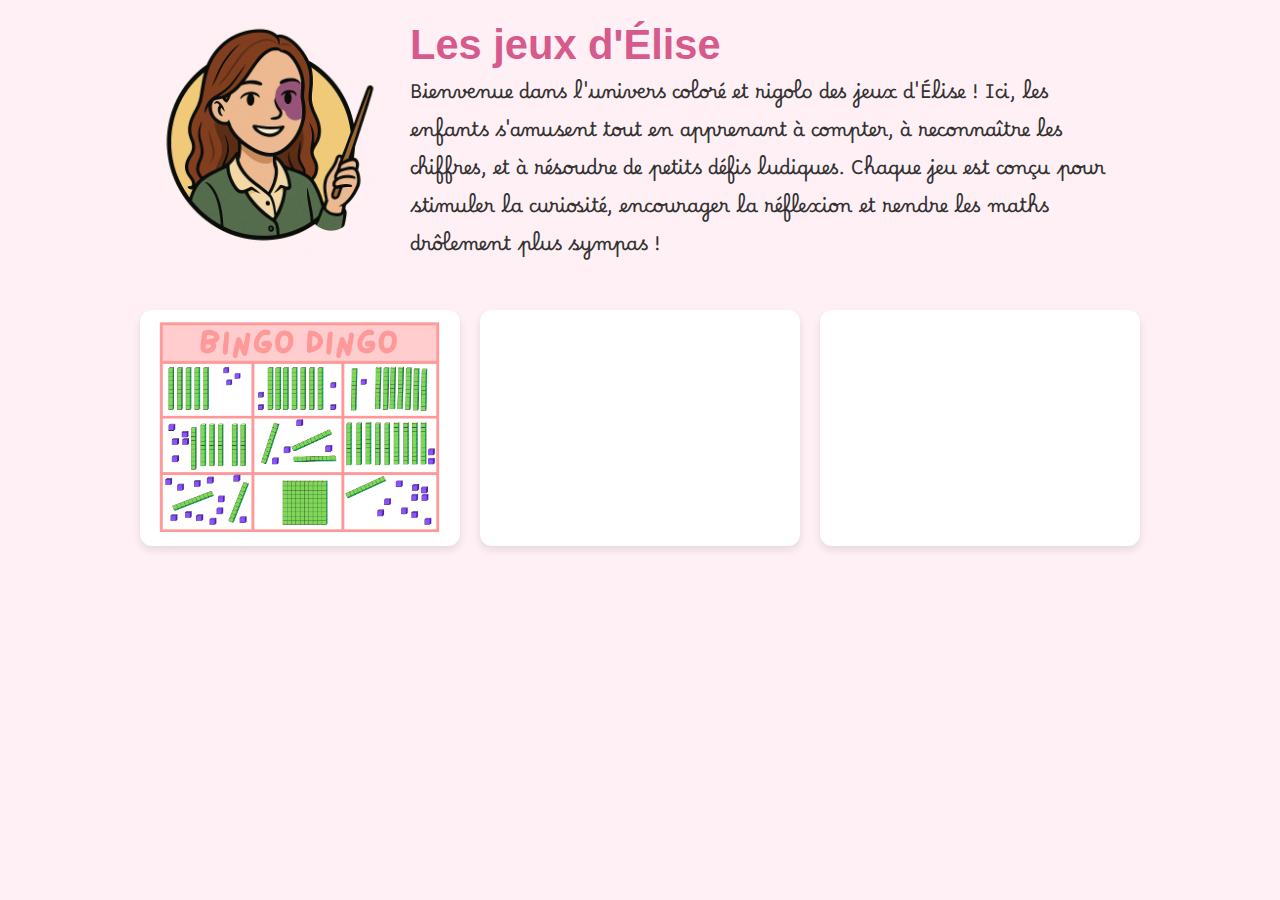
<file: index.html>
<!DOCTYPE html>
<html lang="fr">
<head>
  <meta charset="UTF-8">
  <meta name="viewport" content="width=device-width, initial-scale=1.0">
  <title>Les jeux d'Élise</title>
  <link rel="icon" type="image/png" href="favicon.png">
  <style>
    @font-face{font-family:'Borel';src:url('font/Borel-Regular.otf') format('opentype');}
    body{font-family:Arial,sans-serif;background:#fff0f5;margin:0;padding:0;}

    header{display:flex;align-items:center;gap:20px;padding:20px;max-width:1000px;margin:auto;text-align:left;}
    /* Logo animé de façon rigolote */
    .logo{
      max-width:250px;
      flex-shrink:0;
      /* animations de base : flottement + wobble */
      animation:logoFloat 3s ease-in-out infinite,
                 logoWobble 6s ease-in-out infinite;
      transform-origin:center bottom;
      cursor:pointer;
    }
    /* survol : petit saut vers le haut et rotation rapide */
    .logo:hover {
      animation:logoHover 0.4s ease-in-out forwards;
    }
    @keyframes logoHover {
      0% { transform: translateY(0) rotate(0deg) scale(1); }
      30% { transform: translateY(-5px) rotate(5deg) scale(1.1); }
      60% { transform: translateY(-8px) rotate(-3deg) scale(1.05); }
      100% { transform: translateY(0) rotate(0deg) scale(1); }
    }
    @keyframes logoFloat {
      0%,100% { transform: translateY(0) rotate(0deg); }
      25%      { transform: translateY(-6px) rotate(2deg); }
      50%      { transform: translateY(0) rotate(0deg); }
      75%      { transform: translateY(4px) rotate(-2deg); }
    }
    @keyframes logoWobble {
      0%,20%,100%  { transform: translateY(0) rotate(0deg); }
      10%,30%      { transform: translateY(-2px) rotate(3deg); }
      40%          { transform: translateY(2px) rotate(-3deg); }
      60%,80%      { transform: translateY(1px) rotate(1deg); }
    }

    /* titre sautillant */
    h1{
      margin:0;
      font-size:2.6em;
      color:#d65a8c;
      font-family:'Comic Sans MS',cursive,sans-serif;
      white-space:pre;
    }
    h1 span{display:inline-block;animation:jump 2s ease-in-out infinite;}
    @keyframes jump{0%,100%{transform:translateY(0);}30%{transform:translateY(-8px);}60%{transform:translateY(4px);}}

    p{font-family:'Borel',cursive;color:#333;font-size:1.2em;margin:10px 0 0 0;max-width:700px;}

        /* ------------- RESPONSIVE : < 780 px --------------- */
        @media (max-width: 780px) {
      header {
        flex-direction: column;   /* logo au‑dessus */
        align-items: center;
        text-align: center;
        gap: 10px;
      }
      .logo {
        max-width: 180px;        /* logo un peu plus petit */
      }
      .header-text {
        align-items: center;     /* centre le titre + paragraphe */
      }
      p {
        max-width: 90%;          /* paragraphe plus étroit */
      }
    }

    .games{display:grid;grid-template-columns:repeat(auto-fit,minmax(250px,1fr));gap:20px;padding:20px;max-width:1000px;margin:auto;}
    .game{position:relative;background:#fff;border-radius:12px;padding:10px;box-shadow:0 4px 8px rgba(0,0,0,.1);transition:transform .2s;}
    .game:hover{transform:scale(1.05);} .game img{width:100%;border-radius:10px;cursor:pointer;}
    .tooltip{display:none;position:absolute;bottom:110%;left:50%;transform:translateX(-50%);background:#fff;color:#333;font-size:.9em;border:1px solid #ccc;padding:10px;border-radius:8px;width:220px;box-shadow:0 2px 6px rgba(0,0,0,.2);z-index:10;}
    .game:hover .tooltip{display:block;}
  </style>
</head>
<body>
  <header>
    <img src="logo.png" alt="Logo Élise" class="logo">
    <div class="header-text">
      <h1 id="title">Les jeux d'Élise</h1>
      <p>Bienvenue dans l'univers coloré et rigolo des jeux d'Élise ! Ici, les enfants s'amusent tout en apprenant à compter, à reconnaître les chiffres, et à résoudre de petits défis ludiques. Chaque jeu est conçu pour stimuler la curiosité, encourager la réflexion et rendre les maths drôlement plus sympas !</p>
    </div>
  </header>

  <main class="games">
    <div class="game"><div class="tooltip">Jeu de Bingo pour travailler la numération de 1 à 100, avec des petits pièges pour que ce soit plus palpitant !</div><a href="bingo.html"><img src="bingo.png" alt="Bingo Dingo"></a></div>
    <div class="game"></div><div class="game"></div>
  </main>

  <script>
    const title = document.getElementById('title');
    const chars = [...title.textContent];
    title.innerHTML = chars.map((ch,i)=>
      `<span style="animation-delay:${(i*0.12).toFixed(2)}s">${ch===' ' ? '&nbsp;' : ch}</span>`
    ).join('');
  </script>
</body>
</html>
</file>
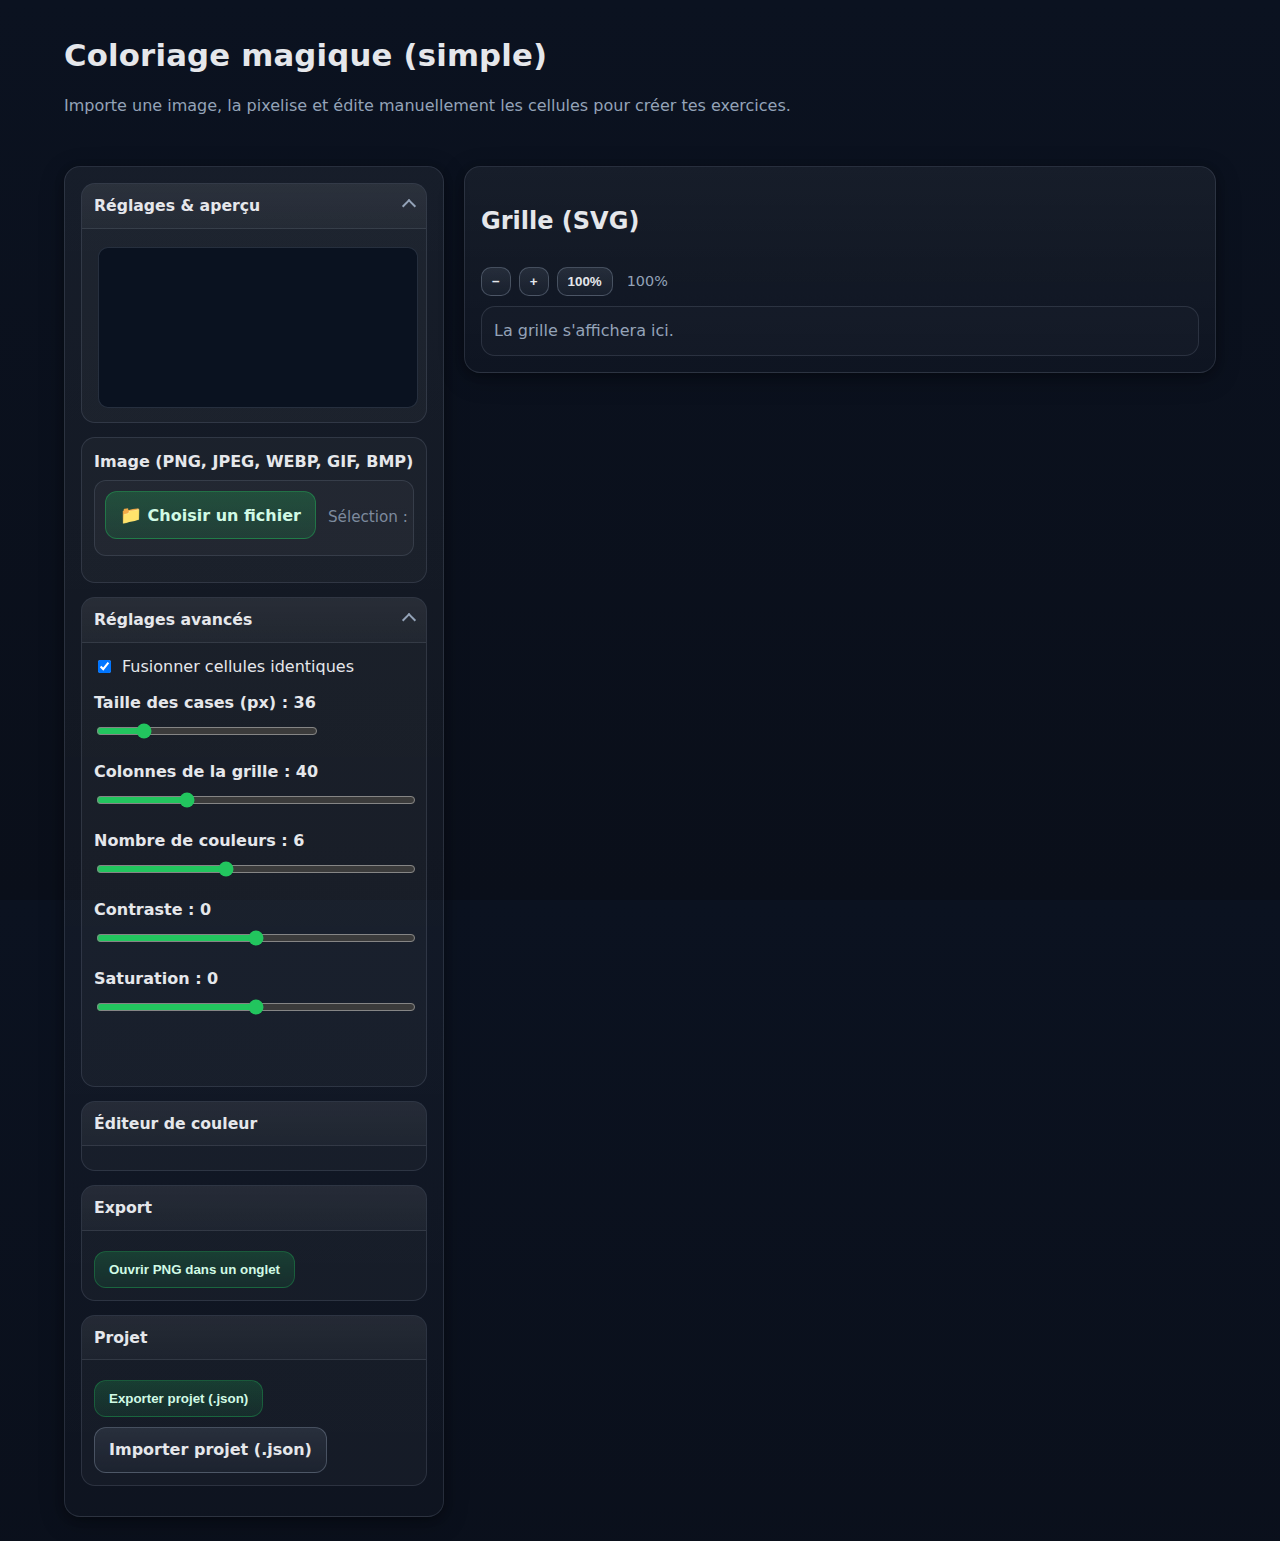
<file: colorMath2/index.html>
<!DOCTYPE html>
<html lang="fr">
<head>
  <meta charset="UTF-8" />
  <meta name="viewport" content="width=device-width, initial-scale=1" />
  <meta name="description" content="Génère une grille de coloriage magique à partir d'une image et permet d'éditer manuellement les cellules par couleur." />
  <title>Coloriage magique – Simple</title>
  <link rel="stylesheet" href="./style.css" />
</head>
<body>
  <noscript>
    <div style="padding:12px;background:#fee2e2;color:#7f1d1d;font-family:system-ui,Segoe UI,Roboto,Arial,sans-serif">
      Cette application nécessite JavaScript pour fonctionner.
    </div>
  </noscript>

  <header class="container" role="banner">
    <h1>Coloriage magique (simple)</h1>
    <p class="muted">Importe une image, la pixelise et édite manuellement les cellules pour créer tes exercices.</p>
  </header>

  <main class="container grid" role="main">
    <!-- ================= Colonne gauche : contrôles ================= -->
    <section class="card" aria-labelledby="controls-title">
      <h2 id="controls-title" class="visually-hidden">Contrôles</h2>

      <!-- Bloc A — Réglages & aperçu (repliable) -->
      <details class="panel" id="panel-top" open>
        <summary class="panel-head">
          <div class="panel-title">Réglages & aperçu</div>
        </summary>
        <div class="panel-body">
          <div class="preview preview-wide" aria-live="polite">
            <canvas id="pixelPreview" aria-label="Aperçu pixellisé"></canvas>
          </div>
        </div>
      </details>

      <!-- Bloc B — Import d'image (toujours visible) -->
      <section class="panel" id="panel-import">
        <div class="panel-body">
          <div class="field">
            <label for="fileInput">Image (PNG, JPEG, WEBP, GIF, BMP)</label>
            <div class="uploader">
              <label class="uploader-btn">
                <input id="fileInput" name="fileInput" type="file" accept="image/*" />
                <span class="uploader-icon" aria-hidden="true">📁</span>
                <span>Choisir un fichier</span>
              </label>
              <div class="uploader-meta">
                <span class="uploader-label muted">Sélection&nbsp;:</span>
                <span id="fileInfo" class="uploader-name">Aucun fichier</span>
              </div>
            </div>
          </div>
        </div>
      </section>

      <!-- Bloc C — Réglages (repliables) -->
      <details class="panel" id="panel-settings" open>
        <summary class="panel-head">
          <div class="panel-title">Réglages avancés</div>
        </summary>
        <div class="panel-body">
          <div class="row">
            <label class="checkbox" for="mergeSameColor">
              <input id="mergeSameColor" type="checkbox" checked />
              Fusionner cellules identiques
            </label>
            <div class="field">
              <label for="cellPx">Taille des cases (px) : <span id="cellPxVal">36</span></label>
              <input id="cellPx" type="range" min="16" max="120" value="36" />
            </div>
          </div>

          <div class="field">
            <label for="cols">Colonnes de la grille : <span id="colsVal">40</span></label>
            <input id="cols" type="range" min="10" max="120" value="40" />
          </div>

          <div class="field">
            <label for="numColors">Nombre de couleurs : <span id="numColorsVal">6</span></label>
            <input id="numColors" type="range" min="2" max="12" value="6" />
          </div>

          <div class="field">
            <label for="contrast">Contraste : <span id="contrastVal">0</span></label>
            <input id="contrast" type="range" min="-100" max="100" value="0" />
          </div>

          <div class="field">
            <label for="saturation">Saturation : <span id="saturationVal">0</span></label>
            <input id="saturation" type="range" min="-100" max="100" value="0" />
          </div>

          <p id="status" class="status" aria-live="polite"></p>
        </div>
      </details>

      <!-- Bloc D — Éditeur de couleur -->
      <section class="panel" id="panel-editor">
        <div class="panel-head">
          <div class="panel-title">Éditeur de couleur</div>
        </div>
        <div class="panel-body">
          <div id="paletteBlock" class="field" aria-live="polite" hidden>
            <p class="small muted">Choisis une couleur pour afficher uniquement ses cellules et les éditer manuellement.</p>
            <div id="paletteList" class="palette"></div>
          </div>

          <div id="cellEditor" class="field" hidden>
            <label>Cellule sélectionnée</label>
            <div class="cellMeta small muted" id="cellMeta">Aucune</div>

            <label for="cellText">Texte dans la cellule</label>
            <input id="cellText" type="text" placeholder="ex: 7 + 3" />

            <div class="row" style="align-items:center; gap:10px; margin-top:8px;">
              <label for="cellFontPx" class="small muted" style="min-width:140px;">Taille du texte (px)</label>
              <input id="cellFontPx" type="number" min="8" max="48" step="1" placeholder="auto" style="max-width:120px;">
          
              <small class="muted">Laisse vide ou clique “Auto” pour taille automatique.</small>
            </div>
          </div>
        </div>
      </section>

      <!-- Bloc E — Export -->
      <section class="panel" id="panel-export">
        <div class="panel-head">
          <div class="panel-title">Export</div>
        </div>
        <div class="panel-body">
          <div class="actions">
            <button id="exportPNG" type="button" class="btn">Ouvrir PNG dans un onglet</button>
          </div>
        </div>
      </section>
<!-- Bloc F — Projet -->
<section class="panel" id="panel-project">
  <div class="panel-head">
    <div class="panel-title">Projet</div>
  </div>
  <div class="panel-body">
    <div class="actions" style="gap:10px; flex-wrap:wrap;">
      <button id="exportProject" type="button" class="btn">Exporter projet (.json)</button>
      <label class="btn secondary" style="margin:0;">
        <input id="importProjectInput" type="file" accept="application/json" style="display:none;">
        Importer projet (.json)
      </label>
    </div>
  </div>
</section>

    </section>




    <!-- ================= Colonne droite : grille ================= -->
    <section class="card" aria-labelledby="grid-title">
      <div class="card-head">
        <h2 id="grid-title">Grille (SVG)</h2>
      </div>

      <!-- Barre de zoom -->
      <div class="zoomBar">
        <button id="zoomOut" class="btn secondary" type="button" title="Zoom out">−</button>
        <button id="zoomIn"  class="btn secondary" type="button" title="Zoom in">+</button>
        <button id="zoomReset" class="btn secondary" type="button" title="Remettre à 100%">100%</button>
        <span class="zoomInfo small muted" id="zoomLabel">100%</span>
      </div>

      <!-- Fenêtre d’aperçu scrollable -->
      <div class="svgWrap">
        <div id="svgContainer" class="svgContainer" role="img" aria-label="Grille de coloriage générée"></div>
      </div>

      <!-- Résultats par couleur (sous la grille) -->
      <div id="resultsInline" class="resultsInline" hidden>
        <h3 class="resultsTitle">Résultats par couleur</h3>
        <div id="resultsList" class="results"></div>
        <div class="actions">
          <button id="resetResults" type="button" class="btn secondary">Réinitialiser</button>
        </div>
        <p class="muted small">
          Ces valeurs (texte autorisé) décrivent chaque couleur. Elles apparaissent dans la légende de l’export PNG.
        </p>
      </div>
    </section>
  </main>

  <!-- Canvas caché pour le traitement -->
  <canvas id="work" class="hidden" aria-hidden="true"></canvas>

  <script type="module" src="./app.js" defer></script>
</body>
</html>
</file>
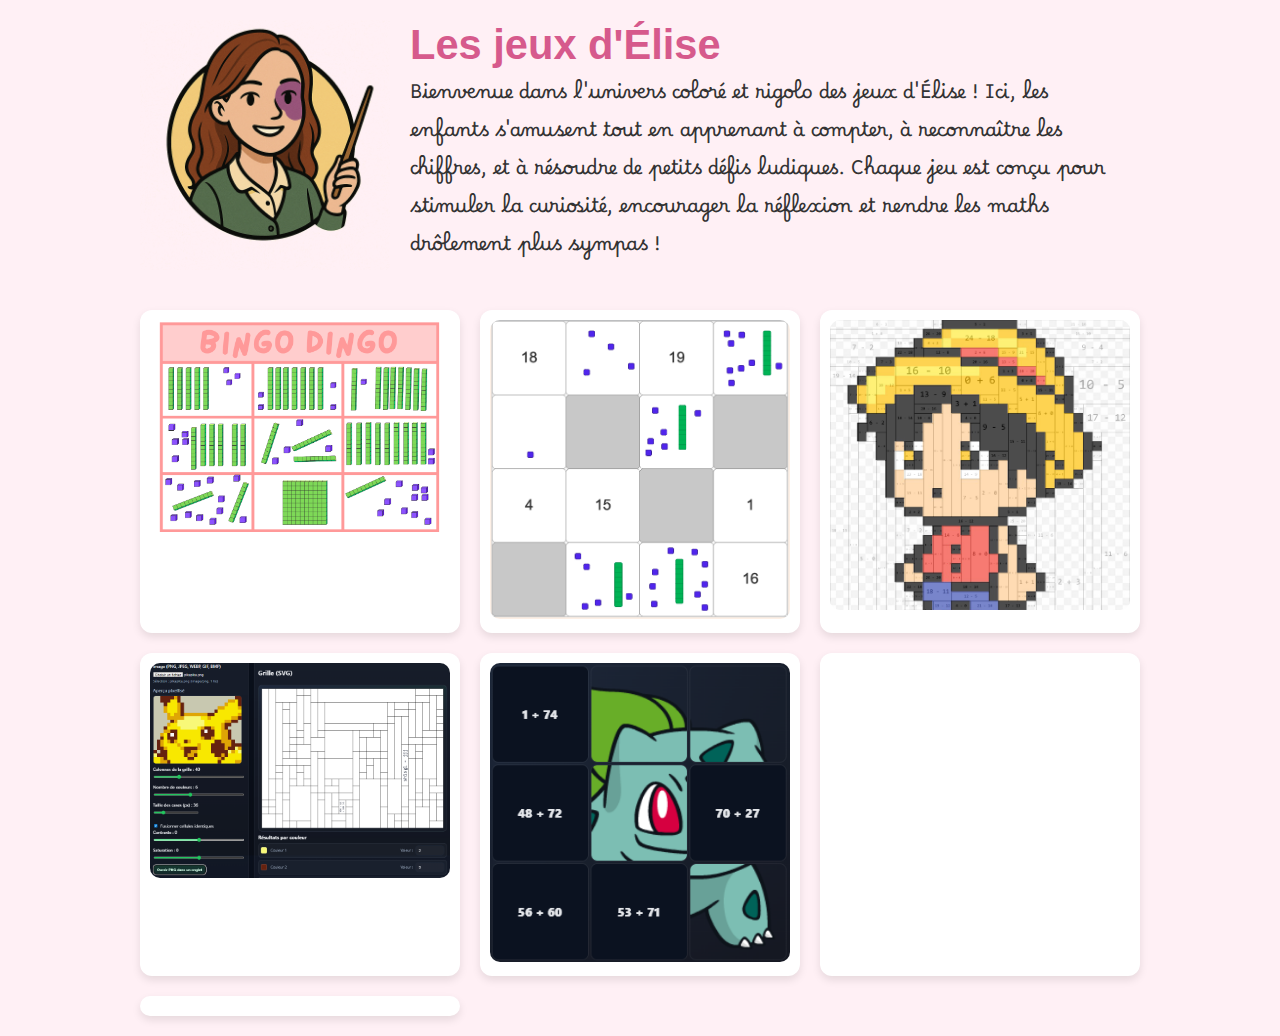
<file: index (1).html>
<!DOCTYPE html>
<html lang="fr">
<head>
  <meta charset="UTF-8">
  <meta name="viewport" content="width=device-width, initial-scale=1.0">
  <title>Les jeux d'Élise</title>
  <link rel="icon" type="image/png" href="favicon.png">
  <style>
    @font-face{font-family:'Borel';src:url('font/Borel-Regular.otf') format('opentype');}
    body{font-family:Arial,sans-serif;background:#fff0f5;margin:0;padding:0;}

    header{display:flex;align-items:center;gap:20px;padding:20px;max-width:1000px;margin:auto;text-align:left;}
    /* Logo animé de façon rigolote */
    .logo{
      max-width:250px;
      flex-shrink:0;
      /* animations de base : flottement + wobble */
      animation:logoFloat 3s ease-in-out infinite,
                 logoWobble 6s ease-in-out infinite;
      transform-origin:center bottom;
      cursor:pointer;
    }
    /* survol : petit saut vers le haut et rotation rapide */
    .logo:hover {
      animation:logoHover 0.4s ease-in-out forwards;
    }
    @keyframes logoHover {
      0% { transform: translateY(0) rotate(0deg) scale(1); }
      30% { transform: translateY(-5px) rotate(5deg) scale(1.1); }
      60% { transform: translateY(-8px) rotate(-3deg) scale(1.05); }
      100% { transform: translateY(0) rotate(0deg) scale(1); }
    }
    @keyframes logoFloat {
      0%,100% { transform: translateY(0) rotate(0deg); }
      25%      { transform: translateY(-6px) rotate(2deg); }
      50%      { transform: translateY(0) rotate(0deg); }
      75%      { transform: translateY(4px) rotate(-2deg); }
    }
    @keyframes logoWobble {
      0%,20%,100%  { transform: translateY(0) rotate(0deg); }
      10%,30%      { transform: translateY(-2px) rotate(3deg); }
      40%          { transform: translateY(2px) rotate(-3deg); }
      60%,80%      { transform: translateY(1px) rotate(1deg); }
    }

    /* titre sautillant */
    h1{
      margin:0;
      font-size:2.6em;
      color:#d65a8c;
      font-family:'Comic Sans MS',cursive,sans-serif;
      white-space:pre;
    }
    h1 span{display:inline-block;animation:jump 2s ease-in-out infinite;}
    @keyframes jump{0%,100%{transform:translateY(0);}30%{transform:translateY(-8px);}60%{transform:translateY(4px);}}

    p{font-family:'Borel',cursive;color:#333;font-size:1.2em;margin:10px 0 0 0;max-width:700px;}

        /* ------------- RESPONSIVE : < 780 px --------------- */
        @media (max-width: 780px) {
      header {
        flex-direction: column;   /* logo au‑dessus */
        align-items: center;
        text-align: center;
        gap: 10px;
      }
      .logo {
        max-width: 180px;        /* logo un peu plus petit */
      }
      .header-text {
        align-items: center;     /* centre le titre + paragraphe */
      }
      p {
        max-width: 90%;          /* paragraphe plus étroit */
      }
    }

    .games{display:grid;grid-template-columns:repeat(auto-fit,minmax(250px,1fr));gap:20px;padding:20px;max-width:1000px;margin:auto;}
    .game{position:relative;background:#fff;border-radius:12px;padding:10px;box-shadow:0 4px 8px rgba(0,0,0,.1);transition:transform .2s;}
    .game:hover{transform:scale(1.05);} .game img{width:100%;border-radius:10px;cursor:pointer;}
    .tooltip{display:none;position:absolute;bottom:110%;left:50%;transform:translateX(-50%);background:#fff;color:#333;font-size:.9em;border:1px solid #ccc;padding:10px;border-radius:8px;width:220px;box-shadow:0 2px 6px rgba(0,0,0,.2);z-index:10;}
    .game:hover .tooltip{display:block;}
  </style>
</head>
<body>
  <header>
    <img src="logo.png" alt="Logo Élise" class="logo">
    <div class="header-text">
      <h1 id="title">Les jeux d'Élise</h1>
      <p>Bienvenue dans l'univers coloré et rigolo des jeux d'Élise ! Ici, les enfants s'amusent tout en apprenant à compter, à reconnaître les chiffres, et à résoudre de petits défis ludiques. Chaque jeu est conçu pour stimuler la curiosité, encourager la réflexion et rendre les maths drôlement plus sympas !</p>
    </div>
  </header>

  <main class="games">
    <div class="game"><div class="tooltip">Jeu de Bingo pour travailler la numération de 1 à 100, avec des petits pièges pour que ce soit plus palpitant !</div><a href="bingo.html"><img src="bingo.png" alt="Bingo Dingo"></a></div>
    <div class="game"><div class="tooltip">Jeu de Mémorie pour travailler la numération, sa vitesse et sa mémoire !</div><a href="memorie.html"><img src="memorie.png" alt="Mémo Dingo"></a></div>
   <div class="game"><div class="tooltip">Pour convertir facilement une image en coloriage magique (addition, soustraction, multiplication, division)</div><a href="coloriage.html"><img src="coloriage.png" alt="Coloriage Magique Automatique"></a></div>
   <div class="game"><div class="tooltip">Pour convertir facilement une image en coloriage magique avec entrée manuelle</div><a href="colorMath2/index.html"><img src="colormath2.png" alt="Coloriage Magique Manuel"></a></div>
    <div class="game"><div class="tooltip">Jeu de capture Pokemon sous forme de puzzle mathématique pour travailler les additions, soustractions, multiplications, divisions</div><a href="pokepuz/pokepuzzle.html"><img src="pokepuzzle.png" alt="Poké Puzzle"></a></div>
    <div class="game"></div><div class="game"></div>
  </main>

  <script>
    const title = document.getElementById('title');
    const chars = [...title.textContent];
    title.innerHTML = chars.map((ch,i)=>
      `<span style="animation-delay:${(i*0.12).toFixed(2)}s">${ch===' ' ? '&nbsp;' : ch}</span>`
    ).join('');
  </script>
</body>
</html>
</file>
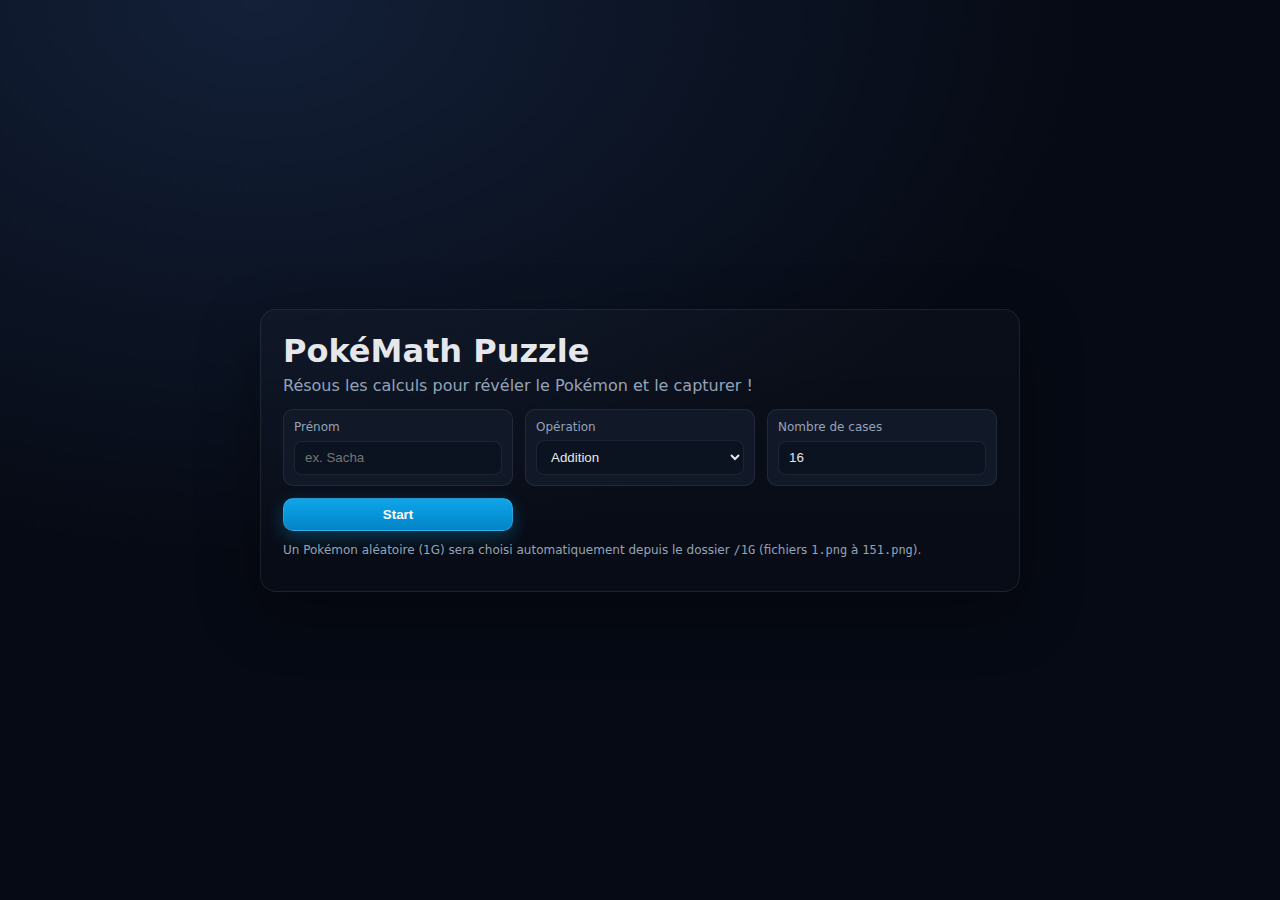
<file: pokepuzzle.html>
<!DOCTYPE html>
<html lang="fr">
<head>
  <meta charset="UTF-8" />
  <meta name="viewport" content="width=device-width, initial-scale=1" />
  <title>PokéMath Puzzle</title>
  <link rel="stylesheet" href="pokepuzzle.css" />
  <script defer src="pokepuzzle.js"></script>
</head>
<body>
  <!-- ÉCRAN TITRE -->
  <section id="titleScreen" class="title-screen">
    <div class="card">
      <h1 class="app-title">PokéMath Puzzle</h1>
      <p class="subtitle">Résous les calculs pour révéler le Pokémon et le capturer !</p>

      <form id="titleForm" class="title-form">
        <label class="field">
          <span>Prénom</span>
          <input required id="playerName" type="text" minlength="2" placeholder="ex. Sacha" />
        </label>

        <label class="field">
          <span>Opération</span>
          <select id="op">
            <option value="+">Addition</option>
            <option value="-">Soustraction</option>
            <option value="×">Multiplication</option>
            <option value="÷">Division</option>
          </select>
        </label>

        <label class="field">
          <span>Nombre de cases</span>
          <input id="pieces" type="number" min="9" max="100" value="16" step="1" />
        </label>

        <button id="start" class="btn btn-primary" type="submit">Start</button>
      </form>

      <p class="hint">
        Un Pokémon aléatoire (1G) sera choisi automatiquement depuis le dossier
        <code>/1G</code> (fichiers <code>1.png</code> à <code>151.png</code>).
      </p>
    </div>
  </section>

  <!-- HUD EN JEU -->
  <header id="hud" class="header hidden">
    <div class="stats">
      <span class="badge" id="playerBadge">Joueur : ?</span>
      <span class="badge" id="opBadge">Opération : +</span>
      <!-- Compteur pièces supprimé de l’affichage -->
      <span class="badge" id="timer">00:00</span>
      <span class="badge error" id="errorsBadge">Erreurs : 0/3</span>
    </div>
    <div class="actions">
      <button id="flee" class="btn btn-secondary">Fuir le combat</button>
      <button id="quit" class="btn btn-ghost">Quitter</button>
    </div>
  </header>

  <!-- LAYOUT DU PUZZLE -->
  <main id="gameLayout" class="layout hidden">
    <section class="tray" id="trayLeft" aria-label="Pièces à gauche">
      <h3 class="tray-title">Pièces</h3>
    </section>

    <section class="center" id="center">
      <div id="grid" class="grid" aria-live="polite">
        <div id="dropHint" class="drop-hint">Faites glisser les pièces ici</div>
        <!-- cellules générées en JS -->
      </div>

      <!-- ÉQUIPE collée sous la grille (même largeur) -->
      <div class="collection">
        <h4>Équipe</h4>
        <div id="collectionGrid" class="collection-grid"></div>
        <div class="collection-tip">Capture 6 Pokémon pour gagner !</div>
      </div>
    </section>

    <section class="tray" id="trayRight" aria-label="Pièces à droite">
      <h3 class="tray-title">Pièces</h3>
    </section>
  </main>

  <!-- TOAST NOTIFS -->
  <div id="toast" class="toast" role="status" aria-live="polite"></div>

  <!-- MODALE FIN DE PARTIE -->
  <div id="gameOver" class="modal hidden" aria-modal="true" role="dialog">
    <div class="modal-card">
      <h2>Bravo ! Équipe complète 🎉</h2>
      <p id="summary"></p>
      <div class="modal-actions">
        <button id="printDiploma" class="btn btn-primary">Imprimer le diplôme</button>
        <button id="again" class="btn btn-secondary">Rejouer</button>
        <button id="closeModal" class="btn btn-ghost">Fermer</button>
      </div>
    </div>
  </div>

  <!-- SECTION DIPLÔME (impression) -->
  <section id="diploma" class="diploma hidden">
    <div class="diploma-card">
      <h1>Diplôme de Dresseur</h1>
      <p class="d-line"><strong>Prénom :</strong> <span id="dPlayer"></span></p>
      <p class="d-line"><strong>Ligue :</strong> <span id="dLeague"></span></p>
      <div id="dTeam" class="d-team"></div>
      <p class="d-foot">Félicitations pour avoir complété ton équipe !</p>
    </div>
  </section>

  <!-- Canvas de travail -->
  <canvas id="workCanvas" hidden></canvas>
</body>
</html>
</file>
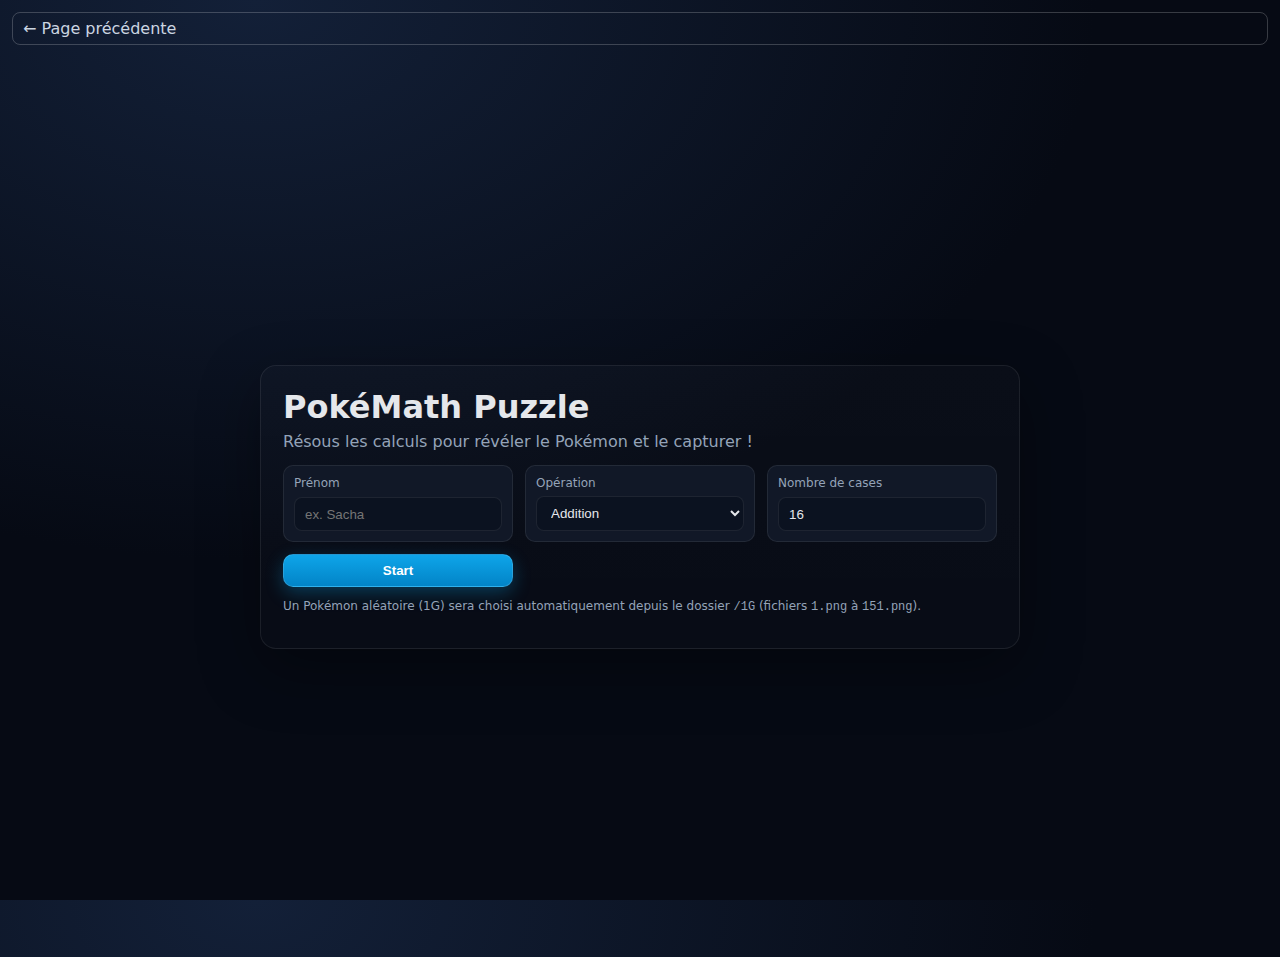
<file: pokepuz/pokepuzzle.html>
<!DOCTYPE html>
<html lang="fr">
<head>
  <meta charset="UTF-8" />
  <meta name="viewport" content="width=device-width, initial-scale=1" />
  <title>PokéMath Puzzle</title>
  <link rel="stylesheet" href="pokepuzzle.css" />
  <script defer src="pokepuzzle.js"></script>
</head>
<body>
<a href="index.html" class="back-link">← Page précédente</a>

  <!-- ÉCRAN TITRE -->
  <section id="titleScreen" class="title-screen">
    <div class="card">
      <h1 class="app-title">PokéMath Puzzle</h1>
      <p class="subtitle">Résous les calculs pour révéler le Pokémon et le capturer !</p>

      <form id="titleForm" class="title-form">
        <label class="field">
          <span>Prénom</span>
          <input required id="playerName" type="text" minlength="2" placeholder="ex. Sacha" />
        </label>

        <label class="field">
          <span>Opération</span>
          <select id="op">
            <option value="+">Addition</option>
            <option value="-">Soustraction</option>
            <option value="×">Multiplication</option>
            <option value="÷">Division</option>
          </select>
        </label>

        <label class="field">
          <span>Nombre de cases</span>
          <input id="pieces" type="number" min="9" max="100" value="16" step="1" />
        </label>

        <button id="start" class="btn btn-primary" type="submit">Start</button>
      </form>

      <p class="hint">
        Un Pokémon aléatoire (1G) sera choisi automatiquement depuis le dossier
        <code>/1G</code> (fichiers <code>1.png</code> à <code>151.png</code>).
      </p>
    </div>
  </section>

  <!-- HUD EN JEU -->
  <header id="hud" class="header hidden">
    <div class="stats">
      <span class="badge" id="playerBadge">Joueur : ?</span>
      <span class="badge" id="opBadge">Opération : +</span>
      <!-- Compteur pièces supprimé de l’affichage -->
      <span class="badge" id="timer">00:00</span>
      <span class="badge error" id="errorsBadge">Erreurs : 0/3</span>
    </div>
    <div class="actions">
      <button id="flee" class="btn btn-secondary">Fuir le combat</button>
      <button id="quit" class="btn btn-ghost">Quitter</button>
    </div>
  </header>

  <!-- LAYOUT DU PUZZLE -->
  <main id="gameLayout" class="layout hidden">
    <section class="tray" id="trayLeft" aria-label="Pièces à gauche">
      <h3 class="tray-title">Pièces</h3>
    </section>

    <section class="center" id="center">
      <div id="grid" class="grid" aria-live="polite">
        <div id="dropHint" class="drop-hint">Faites glisser les pièces ici</div>
        <!-- cellules générées en JS -->
      </div>

      <!-- ÉQUIPE collée sous la grille (même largeur) -->
      <div class="collection">
        <h4>Équipe</h4>
        <div id="collectionGrid" class="collection-grid"></div>
        <div class="collection-tip">Capture 6 Pokémon pour gagner !</div>
      </div>
    </section>

    <section class="tray" id="trayRight" aria-label="Pièces à droite">
      <h3 class="tray-title">Pièces</h3>
    </section>
  </main>

  <!-- TOAST NOTIFS -->
  <div id="toast" class="toast" role="status" aria-live="polite"></div>

  <!-- MODALE FIN DE PARTIE -->
  <div id="gameOver" class="modal hidden" aria-modal="true" role="dialog">
    <div class="modal-card">
      <h2>Bravo ! Équipe complète 🎉</h2>
      <p id="summary"></p>
      <div class="modal-actions">
        <button id="printDiploma" class="btn btn-primary">Imprimer le diplôme</button>
        <button id="again" class="btn btn-secondary">Rejouer</button>
        <button id="closeModal" class="btn btn-ghost">Fermer</button>
      </div>
    </div>
  </div>

  <!-- SECTION DIPLÔME (impression) -->
  <section id="diploma" class="diploma hidden">
    <div class="diploma-card">
      <h1>Diplôme de Dresseur</h1>
      <p class="d-line"><strong>Prénom :</strong> <span id="dPlayer"></span></p>
      <p class="d-line"><strong>Ligue :</strong> <span id="dLeague"></span></p>
      <div id="dTeam" class="d-team"></div>
      <p class="d-foot">Félicitations pour avoir complété ton équipe !</p>
    </div>
  </section>

  <!-- Canvas de travail -->
  <canvas id="workCanvas" hidden></canvas>
</body>
</html>
</file>
<file: colorMath2/style.css>
/* ==========================================================================
   Coloriage magique — STYLE sombre propre et ordonné
   ========================================================================== */

/* ===== Variables ======================================================= */
:root {
  --bg: #0b1220;
  --surface: #0f172a;
  --surface-2: #111827;
  --card: #0b1220;
  --muted: #94a3b8;
  --text: #e5e7eb;
  --accent: #22c55e;
  --accent-2: #16a34a;
  --border: #1e293b;
  --shadow: 0 6px 24px rgba(0,0,0,.25), 0 2px 8px rgba(0,0,0,.25);
  --radius: 16px;
}

/* ===== Reset & base ==================================================== */
* { box-sizing: border-box; }
html, body { height: 100%; }
html { -webkit-text-size-adjust: 100%; }
body {
  margin: 0;
  background: linear-gradient(180deg, #0b1220 0%, #0a0f1a 100%);
  color: var(--text);
  font: 16px/1.5 system-ui, -apple-system, Segoe UI, Roboto, Inter, "Helvetica Neue", Arial, "Apple Color Emoji", "Segoe UI Emoji";
}

/* ===== Utilitaires ===================================================== */
.hidden { display: none !important; }
.visually-hidden {
  position: absolute !important;
  clip: rect(1px, 1px, 1px, 1px);
  padding: 0; border: 0; height: 1px; width: 1px; overflow: hidden;
}
.muted { color: var(--muted); }
.small { font-size: .9rem; }
.status { min-height: 1.25rem; }

/* ===== Layout ========================================================== */
.container {
  max-width: 1200px;
  margin: 0 auto;
  padding: 24px;
}
header.container { padding-top: 32px; padding-bottom: 8px; }
h1 {
  margin: 0 0 6px;
  font-size: clamp(1.4rem, 2.4vw, 2rem);
  letter-spacing: .2px;
}

.grid {
  display: grid;
  grid-template-columns: 380px 1fr;
  gap: 20px;
  align-items: start;
}
@media (max-width: 980px) { .grid { grid-template-columns: 1fr; } }
.grid > .card { min-width: 0; } /* empêche élargissement */

/* ===== Card ============================================================ */
.card {
  background: linear-gradient(180deg, rgba(255,255,255,.05) 0%, rgba(255,255,255,.02) 100%);
  border: 1px solid rgba(148,163,184,.18);
  border-radius: var(--radius);
  box-shadow: var(--shadow);
  padding: 16px;
}
.card-head { display:flex; align-items:center; justify-content:space-between; margin-bottom: 8px; }

/* ===== Panels (colonne gauche) ======================================== */
.panel {
  border: 1px solid rgba(148,163,184,.18);
  border-radius: 14px;
  background: rgba(255,255,255,.03);
  margin-bottom: 14px;
  overflow: clip;
}
.panel-head {
  display: grid; grid-template-columns: 1fr;
  align-items: center; gap: 8px;
  padding: 10px 12px;
  background: linear-gradient(180deg, rgba(255,255,255,.06), rgba(255,255,255,.03));
  border-bottom: 1px solid rgba(148,163,184,.12);
}
.panel-title { font-weight: 700; color: var(--text); font-size: .98rem; }
.panel-body { padding: 12px; }

/* <details> repliables */
details.panel > summary.panel-head {
  list-style: none; cursor: pointer; position: relative;
}
details.panel > summary.panel-head::-webkit-details-marker { display: none; }
details.panel > summary.panel-head::after {
  content: ''; width: 8px; height: 8px;
  border-right: 2px solid var(--muted);
  border-bottom: 2px solid var(--muted);
  transform: rotate(45deg);
  transition: transform .2s ease;
  position: absolute; right: 12px; top: 50%; translate: 0 -50%;
}
details.panel[open] > summary.panel-head::after { transform: rotate(-135deg); }
.panel-head.static::after { display: none; }

/* ===== Formulaires & contrôles ======================================== */
.field { margin-bottom: 14px; }
.field label { display:block; margin-bottom: 6px; font-weight: 600; }

.row { display:flex; align-items:center; gap: 12px; flex-wrap: wrap; }
.checkbox { display:flex; gap: 8px; align-items:center; user-select:none; }

input[type="range"] { width: 100%; accent-color: var(--accent); }
input[type="number"],
input[type="text"] {
  width: 100%;
  padding: 10px 12px;
  border-radius: 12px;
  border: 1px solid var(--border);
  background: rgba(255,255,255,.03);
  color: var(--text);
  outline: none;
}
input:focus {
  border-color: rgba(34,197,94,.6);
  box-shadow: 0 0 0 3px rgba(34,197,94,.15);
}

/* ===== Boutons ========================================================= */
.actions { display:flex; gap: 8px; flex-wrap: wrap; margin-top: 8px; }
.btn {
  appearance: none;
  border: 1px solid rgba(34,197,94,.3);
  background: linear-gradient(180deg, rgba(34,197,94,.2), rgba(34,197,94,.1));
  color: #d1fae5;
  padding: 10px 14px;
  border-radius: 12px;
  cursor: pointer;
  font-weight: 600;
  transition: transform .06s ease, background .2s ease, border-color .2s ease;
}
.btn:hover { transform: translateY(-1px); background: linear-gradient(180deg, rgba(34,197,94,.28), rgba(34,197,94,.12)); }
.btn:active { transform: translateY(0); }
.btn.secondary {
  border-color: rgba(148,163,184,.35);
  color: var(--text);
  background: linear-gradient(180deg, rgba(148,163,184,.15), rgba(148,163,184,.06));
}

/* ===== Aperçu (canvas) ================================================= */
.preview-wide { margin: 6px 4px 2px; width: 100%; }
#pixelPreview {
  display: block;
  width: 100% !important;
  max-width: 100%;
  height: auto !important;
  image-rendering: pixelated;
  border-radius: 10px;
  border: 1px solid rgba(148,163,184,.2);
  background: #0a1220;
}

/* ===== Palette & résultats ============================================ */
.palette { display:flex; flex-wrap:wrap; gap: 8px; }
.swatchBtn {
  width: 28px; height: 28px;
  border-radius: 8px;
  border: 2px solid rgba(30,41,59,.15);
  cursor: pointer;
  box-shadow: inset 0 0 0 1px rgba(0,0,0,.15);
}
.swatchBtn:hover { transform: translateY(-1px); }
.swatchBtn[aria-pressed="true"] { outline: 3px solid var(--accent); outline-offset: 2px; }

.resultsInline .resultsTitle { margin: 8px 0; }
.results { display: grid; grid-template-columns: 1fr; gap: 8px; }
.resultRow {
  display:grid;
  grid-template-columns: 28px 1fr auto 110px;
  align-items:center;
  gap: 10px;
  padding: 8px;
  border:1px solid rgba(148,163,184,.18);
  border-radius: 12px;
  background: rgba(255,255,255,.03);
}
.resultRow .swatch {
  width: 24px; height: 24px;
  border-radius: 6px;
  border: 1px solid rgba(148,163,184,.35);
}

/* ===== Éditeur de cellule ============================================ */
#cellEditor .cellMeta { margin-bottom: 6px; }

/* ===== Zone SVG ======================================================== */
.svgWrap {
  width: 100%; max-width: 100%; min-width: 0;
  max-height: 65vh;
  overflow: auto;
  border-radius: 14px;
  border: 1px solid rgba(148,163,184,.18);
  background: rgba(255,255,255,.02);
}
.svgContainer { width: 100%; max-width: 100%; min-width: 0; padding: 12px; }
.svgInner { display: block; line-height: 0; }
.svgContainer svg { display:block; }
.svgContainer svg .cell-dim { fill: #111827; }
.svgContainer svg .gridline { stroke: #7a8eac; stroke-width: .6; }
.svgContainer svg .hl { stroke: var(--accent); stroke-width: 2; fill: none; }
.svgContainer svg text {
  font-family: ui-monospace, SFMono-Regular, Menlo, Consolas, "Liberation Mono", monospace;
  fill: #0f172a;
  user-select: none;
}

/* ===== Zoom bar ======================================================== */
.zoomBar {
  display: flex;
  align-items: center;
  gap: 8px;
  margin: 6px 0 10px;
}
.zoomBar .btn { padding: 6px 10px; border-radius: 10px; }
.zoomBar .zoomInfo { margin-left: 6px; }

/* ===== Liens ========================================================== */
a { color: #93c5fd; text-decoration: none; }
a:hover { text-decoration: underline; }

/* ===== Scrollbars ====================================================== */
.svgWrap::-webkit-scrollbar { width: 10px; height: 10px; }
.svgWrap::-webkit-scrollbar-track { background: rgba(255,255,255,0.04); border-radius: 8px; }
.svgWrap::-webkit-scrollbar-thumb {
  background: linear-gradient(180deg, rgba(34,197,94,.45), rgba(34,197,94,.25));
  border-radius: 8px;
  border: 2px solid rgba(15,23,42,0.9);
}
.svgWrap::-webkit-scrollbar-thumb:hover {
  background: linear-gradient(180deg, rgba(34,197,94,.65), rgba(34,197,94,.35));
}
.svgWrap { scrollbar-width: thin; scrollbar-color: rgba(34,197,94,.5) rgba(255,255,255,.05); }

/* ===== File input custom ============================================== */
/* ===== Uploader (unique) ============================================== */
.uploader {
  display: grid;
  grid-template-columns: auto 1fr;
  gap: 12px;
  align-items: center;
  padding: 10px;
  border: 1px solid rgba(148,163,184,.18);
  border-radius: 12px;
  background: rgba(255,255,255,.03);
}

.uploader-btn {
  display: inline-flex;
  align-items: center;
  gap: 8px;
  padding: 10px 14px;
  border-radius: 12px;
  border: 1px solid rgba(34,197,94,.38);
  background: linear-gradient(180deg, rgba(34,197,94,.25), rgba(34,197,94,.15));
  color: #d1fae5;
  font-weight: 700;
  cursor: pointer;
  user-select: none;
  transition: transform .06s ease, background .2s ease, border-color .2s ease, box-shadow .2s ease;
}
.uploader-btn:hover {
  transform: translateY(-1px);
  background: linear-gradient(180deg, rgba(34,197,94,.35), rgba(34,197,94,.2));
}
.uploader-btn:active { transform: translateY(0); }
.uploader-btn input[type="file"] { display: none; }
.uploader-icon { font-size: 1.1rem; }

.uploader-meta {
  min-width: 0;
  display: flex;
  align-items: center;
  gap: 6px;
  color: var(--text);
  font-size: .95rem;
}
.uploader-label { opacity: .8; }
.uploader-name {
  min-width: 0;
  display: inline-block;
  max-width: 100%;
  overflow: hidden;
  text-overflow: ellipsis;
  white-space: nowrap;
}

/* Variante mobile : empile proprement */
@media (max-width: 560px) {
  .uploader {
    grid-template-columns: 1fr;
    gap: 10px;
  }
  .uploader-meta {
    justify-content: start;
  }
}

/* Fine ligne séparatrice à l'intérieur d'un panel */
.panel-divider {
  height: 1px;
  background: linear-gradient(
    90deg,
    rgba(148,163,184,.12),
    rgba(148,163,184,.22),
    rgba(148,163,184,.12)
  );
  margin: 6px 0;
}

/* ===== Logo site ===== */
.site-header {
  display: flex;
  align-items: center;
  gap: 16px;
}

.site-logo {
  width: 64px;   /* ajuste la taille */
  height: 64px;
  object-fit: contain;
}
</file>
<file: pokepuzzle.css>
:root {
  --bg: #0f172a;
  --panel: #111827;
  --muted: #1f2937;
  --text: #e5e7eb;
  --dim: #94a3b8;
  --good: #22c55e;
  --bad: #ef4444;
  --accent: #06b6d4;
  --tile: 80px;
  --grid-gap: 2px;
  --radius: 12px;
}

* { box-sizing: border-box; }
html, body { height: 100%; }
body {
  margin: 0;
  font-family: system-ui, -apple-system, Segoe UI, Roboto, Inter, Arial, sans-serif;
  background: radial-gradient(1200px 800px at 20% 0%, #132038, #060a14 70%);
  color: var(--text);
  display: flex;
  flex-direction: column;
}

/* --- Écran titre --- */
.title-screen {
  min-height: 100dvh;
  display: grid;
  place-items: center;
  padding: 24px;
}
.card {
  width: min(760px, 95vw);
  background: linear-gradient(180deg, rgba(255,255,255,.02), rgba(255,255,255,.01));
  border: 1px solid rgba(255,255,255,.08);
  border-radius: 16px;
  padding: 22px;
  box-shadow: 0 20px 60px rgba(0,0,0,.35);
}
.app-title { margin: 0 0 6px; font-size: 32px; }
.subtitle { margin: 0 0 14px; color: var(--dim); }
.title-form {
  display: grid;
  grid-template-columns: repeat(3, 1fr);
  gap: 12px;
  margin: 12px 0 6px;
}
.field {
  display: grid;
  gap: 6px;
  background: var(--panel);
  border: 1px solid rgba(255,255,255,.08);
  border-radius: 10px;
  padding: 10px;
}
.field > span { font-size: 12px; color: var(--dim); }
.field > input, .field > select {
  padding: 8px 10px;
  border-radius: 8px;
  border: 1px solid rgba(255,255,255,.08);
  background: #0b1220;
  color: var(--text);
  outline: none;
}
.hint { color: var(--dim); font-size: 12px; }

/* --- Header HUD --- */
.header {
  padding: 10px 12px;
  background: #0d1726;
  border-bottom: 1px solid rgba(255,255,255,.06);
  display: grid;
  grid-template-columns: 1fr auto;
  gap: 12px;
  align-items: center;
}
.stats { display: flex; gap: 8px; flex-wrap: wrap; }
.actions { display: flex; gap: 8px; }
.badge {
  background: rgba(255,255,255,.06);
  border: 1px solid rgba(255,255,255,.08);
  padding: 6px 10px;
  border-radius: 999px;
  color: var(--text);
  font-size: 12px;
}
.badge.error {
  background: rgba(239, 68, 68, .15);
  border-color: rgba(239, 68, 68, .35);
  color: #fecaca;
  font-weight: 700;
}
.btn {
  cursor: pointer;
  padding: 8px 12px;
  border-radius: 10px;
  border: 1px solid rgba(255,255,255,.14);
  font-weight: 600;
}
.btn-primary {
  background: linear-gradient(180deg, #0ea5e9, #0284c7);
  color: #fff;
  box-shadow: 0 6px 18px rgba(14,165,233,.3);
}
.btn-secondary { background: var(--muted); color: var(--text); }
.btn-ghost { background: transparent; color: var(--dim); border-color: rgba(255,255,255,.08); }

/* --- layout jeu --- */
.layout {
  flex: 1;
  display: grid;
  grid-template-columns: 260px 1fr 260px;
  gap: 12px;
  padding: 12px;
  align-items: start;
  position: relative;
}

/* Colonnes gauche/droite contenant les pièces */
.tray {
  min-height: 200px;
  background: var(--panel);
  border: 1px dashed rgba(255,255,255,.12);
  border-radius: var(--radius);
  padding: 10px;
  display: flex;
  flex-wrap: wrap;
  gap: 10px;
  align-content: flex-start;
  z-index: 2;
}
.tray-title {
  width: 100%;
  margin: 2px 0 6px 2px;
  color: var(--dim);
  font-size: 13px;
  font-weight: 600;
}

/* Colonne centrale : empile la grille PUIS l'équipe */
.center {
  display: flex;
  flex-direction: column;
  gap: 12px;          /* espace entre la grille et l'équipe */
  min-width: 0;       /* pour éviter les débordements */
  position: relative;
}

/* Grille de puzzle */
.grid {
  position: relative;
  display: grid;
  gap: var(--grid-gap);
  background: rgba(255,255,255,.06);
  padding: 6px;
  border-radius: calc(var(--radius) + 2px);
  place-content: center;
  user-select: none;
  z-index: 2;
}
.drop-hint {
  position: absolute;
  inset: 0;
  display: grid;
  place-items: center;
  text-align: center;
  color: var(--dim);
  font-size: 14px;
}
.hidden { display: none !important; }

/* flip-cards (cellules du puzzle) */
.cell {
  width: var(--tile);
  height: var(--tile);
  border-radius: 8px;
  border: 1px solid rgba(255,255,255,.06);
  position: relative;
  perspective: 800px;
  overflow: hidden;
}
.flip-inner { position: absolute; inset: 0; transform-style: preserve-3d; transition: transform .55s ease; }
.front, .back { position: absolute; inset: 0; backface-visibility: hidden; display: grid; place-items: center; }

/* ► Dos des pièces / face visible AVANT révélation = fond pokeball.jpeg */
/* APRÈS (simple, propre, centré) */
.front {
  background: #0b1220;
  color: var(--text);
  font-weight: 800;
  font-size: 14px;
  display: grid;
  place-items: center;
}

.back { transform: rotateY(180deg); }
.back canvas { width: 100%; height: 100%; display: block; }
.cell.correct .flip-inner { transform: rotateY(180deg); }
.cell.wrong { animation: shake .3s; }
@keyframes shake {
  0% { transform: translateX(0); }
  25% { transform: translateX(-4px); }
  50% { transform: translateX(4px); }
  75% { transform: translateX(-2px); }
  100% { transform: translateX(0); }
}

/* Pièces (réponses) — pas d'image tant que non posées */
.piece {
  width: var(--tile);
  height: var(--tile);
  border-radius: 10px;
  overflow: hidden;
  background: url('pokeball.jpg') center/cover no-repeat;
  border: 1px solid rgba(255,255,255,.14);
  box-shadow: 0 10px 24px rgba(0,0,0,.35);
  cursor: grab;
  position: relative;
  display: grid;
  place-items: center;
}
.piece:active { cursor: grabbing; }
.piece .label {
  padding: 4px 6px;
  font-weight: 800;
  color: #fff;
  text-shadow: 0 1px 0 rgba(0,0,0,.4);
  font-size: 16px;
}

/* Équipe (même largeur que la grille, toujours juste en dessous) */
.collection {
  background: rgba(17,24,39,.9);
  border: 1px solid rgba(255,255,255,.1);
  border-radius: 12px;
  padding: 10px;
  width: 100%;
  backdrop-filter: blur(6px);
}
.collection h4 { margin: 0 0 6px; font-size: 14px; color: var(--dim); }
.collection-grid {
  display: grid;
  grid-template-columns: repeat(6, minmax(60px, 1fr));
  gap: 6px;
}
.collection-slot, .collection-slot img {
  width: 100%; height: 64px;
  border-radius: 8px;
  object-fit: contain;
  background: rgba(255,255,255,.05);
  border: 1px dashed rgba(255,255,255,.15);
  display: grid; place-items: center;
  font-size: 11px; color: var(--dim);
}
.collection-tip { margin-top: 6px; color: var(--dim); font-size: 12px; }

/* toast */
.toast {
  position: fixed;
  left: 50%;
  bottom: 16px;
  transform: translateX(-50%);
  background: #0b2239;
  color: #e6f4ff;
  border: 1px solid #1e3a5f;
  padding: 10px 12px;
  border-radius: 10px;
  box-shadow: 0 10px 30px rgba(0,0,0,.35);
  font-size: 13px;
  opacity: 0;
  pointer-events: none;
  transition: opacity .2s ease;
  z-index: 10;
}
.toast.show { opacity: 1; }

/* modal */
.modal {
  position: fixed; inset: 0;
  display: grid; place-items: center;
  background: rgba(0,0,0,.5);
  z-index: 20;
}
.modal-card {
  width: min(520px, 92vw);
  background: var(--panel);
  border: 1px solid rgba(255,255,255,.1);
  border-radius: 14px;
  padding: 18px;
  text-align: center;
  box-shadow: 0 30px 80px rgba(0,0,0,.4);
}
.modal-actions { display: flex; gap: 10px; justify-content: center; margin-top: 10px; }

/* Diplôme (impression) — fond depuis pokemondiplome.jpeg */
.diploma {
  position: fixed; inset: 0;
  background: url('pokemondiplome.jpg') center/cover no-repeat #fff;
  color: #111;
  display: grid;
  place-items: center;
  padding: 24px;
  z-index: 50;
  -webkit-print-color-adjust: exact;
          print-color-adjust: exact;
}
.diploma-card {
  width: 900px;
  max-width: 95vw;
  border: 4px solid #111;
  border-radius: 12px;
  padding: 24px;
  background: rgba(255,255,255,.85); /* léger voile pour lisibilité sur le fond */
  backdrop-filter: blur(2px);
}
.diploma-card h1 {
  text-align: center;
  margin: 0 0 10px;
  font-size: 32px;
}
.d-line { font-size: 18px; }
.d-team {
  display: grid;
  grid-template-columns: repeat(6, 1fr);
  gap: 8px;
  margin: 16px 0;
}
.d-team img {
  width: 100%;
  aspect-ratio: 1 / 1;
  object-fit: contain;
  border: 1px solid #ddd;
  border-radius: 8px;
  background: #fafafa;
  padding: 6px;
}
.d-foot {
  text-align: center;
  margin: 8px 0 0;
  font-style: italic;
}

/* 1) enlève le fond image éventuel sur .diploma */
.diploma { 
  background: #fff;                 /* simple */
  -webkit-print-color-adjust: exact;
          print-color-adjust: exact;
}

/* 2) fond image derrière le contenu de la carte */
.diploma-card {
  position: relative;
  background: transparent;          /* ne pas couvrir l'image */
}
.diploma-card::before {
  content: "";
  position: absolute;
  inset: 0;
  border-radius: inherit;
  background: url("pokemondiplome.jpg") center/cover no-repeat;  /* <- .jpg */
  z-index: 0;                       /* derrière le contenu */
}
/* et s'assurer que le contenu passe bien devant */
.diploma-card > * {
  position: relative;
  z-index: 1;
}

.d-team img {
  opacity: 0.85;         /* léger voile */
}

/* Impression : n'afficher QUE le diplôme */
@media print {
  body * { visibility: hidden !important; }
  .diploma, .diploma * { visibility: visible !important; }
  .diploma { position: fixed; inset: 0; }
}

/* responsive */
@media (max-width: 900px) {
  .title-form { grid-template-columns: 1fr; }
  .layout { grid-template-columns: 1fr; }
  .collection-grid { grid-template-columns: repeat(3, minmax(60px,1fr)); }
  .d-team { grid-template-columns: repeat(3, 1fr); }
}

.collection-actions { margin-top: 6px; }
.btn-sm { padding: 6px 10px; font-size: 12px; border-radius: 8px; }
</file>
<file: pokepuz/pokepuzzle.css>
:root {
  --bg: #0f172a;
  --panel: #111827;
  --muted: #1f2937;
  --text: #e5e7eb;
  --dim: #94a3b8;
  --good: #22c55e;
  --bad: #ef4444;
  --accent: #06b6d4;
  --tile: 80px;
  --grid-gap: 2px;
  --radius: 12px;
}

* { box-sizing: border-box; }
html, body { height: 100%; }
body {
  margin: 0;
  font-family: system-ui, -apple-system, Segoe UI, Roboto, Inter, Arial, sans-serif;
  background: radial-gradient(1200px 800px at 20% 0%, #132038, #060a14 70%);
  color: var(--text);
  display: flex;
  flex-direction: column;
}

/* --- Écran titre --- */
.title-screen {
  min-height: 100dvh;
  display: grid;
  place-items: center;
  padding: 24px;
}
.card {
  width: min(760px, 95vw);
  background: linear-gradient(180deg, rgba(255,255,255,.02), rgba(255,255,255,.01));
  border: 1px solid rgba(255,255,255,.08);
  border-radius: 16px;
  padding: 22px;
  box-shadow: 0 20px 60px rgba(0,0,0,.35);
}
.app-title { margin: 0 0 6px; font-size: 32px; }
.subtitle { margin: 0 0 14px; color: var(--dim); }
.title-form {
  display: grid;
  grid-template-columns: repeat(3, 1fr);
  gap: 12px;
  margin: 12px 0 6px;
}
.field {
  display: grid;
  gap: 6px;
  background: var(--panel);
  border: 1px solid rgba(255,255,255,.08);
  border-radius: 10px;
  padding: 10px;
}
.field > span { font-size: 12px; color: var(--dim); }
.field > input, .field > select {
  padding: 8px 10px;
  border-radius: 8px;
  border: 1px solid rgba(255,255,255,.08);
  background: #0b1220;
  color: var(--text);
  outline: none;
}
.hint { color: var(--dim); font-size: 12px; }

/* --- Header HUD --- */
.header {
  padding: 10px 12px;
  background: #0d1726;
  border-bottom: 1px solid rgba(255,255,255,.06);
  display: grid;
  grid-template-columns: 1fr auto;
  gap: 12px;
  align-items: center;
}
.stats { display: flex; gap: 8px; flex-wrap: wrap; }
.actions { display: flex; gap: 8px; }
.badge {
  background: rgba(255,255,255,.06);
  border: 1px solid rgba(255,255,255,.08);
  padding: 6px 10px;
  border-radius: 999px;
  color: var(--text);
  font-size: 12px;
}
.badge.error {
  background: rgba(239, 68, 68, .15);
  border-color: rgba(239, 68, 68, .35);
  color: #fecaca;
  font-weight: 700;
}
.btn {
  cursor: pointer;
  padding: 8px 12px;
  border-radius: 10px;
  border: 1px solid rgba(255,255,255,.14);
  font-weight: 600;
}
.btn-primary {
  background: linear-gradient(180deg, #0ea5e9, #0284c7);
  color: #fff;
  box-shadow: 0 6px 18px rgba(14,165,233,.3);
}
.btn-secondary { background: var(--muted); color: var(--text); }
.btn-ghost { background: transparent; color: var(--dim); border-color: rgba(255,255,255,.08); }

/* --- layout jeu --- */
.layout {
  flex: 1;
  display: grid;
  grid-template-columns: 260px 1fr 260px;
  gap: 12px;
  padding: 12px;
  align-items: start;
  position: relative;
}

/* Colonnes gauche/droite contenant les pièces */
.tray {
  min-height: 200px;
  background: var(--panel);
  border: 1px dashed rgba(255,255,255,.12);
  border-radius: var(--radius);
  padding: 10px;
  display: flex;
  flex-wrap: wrap;
  gap: 10px;
  align-content: flex-start;
  z-index: 2;
}
.tray-title {
  width: 100%;
  margin: 2px 0 6px 2px;
  color: var(--dim);
  font-size: 13px;
  font-weight: 600;
}

/* Colonne centrale : empile la grille PUIS l'équipe */
.center {
  display: flex;
  flex-direction: column;
  gap: 12px;          /* espace entre la grille et l'équipe */
  min-width: 0;       /* pour éviter les débordements */
  position: relative;
}

/* Grille de puzzle */
.grid {
  position: relative;
  display: grid;
  gap: var(--grid-gap);
  background: rgba(255,255,255,.06);
  padding: 6px;
  border-radius: calc(var(--radius) + 2px);
  place-content: center;
  user-select: none;
  z-index: 2;
}
.drop-hint {
  position: absolute;
  inset: 0;
  display: grid;
  place-items: center;
  text-align: center;
  color: var(--dim);
  font-size: 14px;
}
.hidden { display: none !important; }

/* flip-cards (cellules du puzzle) */
.cell {
  width: var(--tile);
  height: var(--tile);
  border-radius: 8px;
  border: 1px solid rgba(255,255,255,.06);
  position: relative;
  perspective: 800px;
  overflow: hidden;
}
.flip-inner { position: absolute; inset: 0; transform-style: preserve-3d; transition: transform .55s ease; }
.front, .back { position: absolute; inset: 0; backface-visibility: hidden; display: grid; place-items: center; }

/* ► Dos des pièces / face visible AVANT révélation = fond pokeball.jpeg */
/* APRÈS (simple, propre, centré) */
.front {
  background: #0b1220;
  color: var(--text);
  font-weight: 800;
  font-size: 14px;
  display: grid;
  place-items: center;
}

.back { transform: rotateY(180deg); }
.back canvas { width: 100%; height: 100%; display: block; }
.cell.correct .flip-inner { transform: rotateY(180deg); }
.cell.wrong { animation: shake .3s; }
@keyframes shake {
  0% { transform: translateX(0); }
  25% { transform: translateX(-4px); }
  50% { transform: translateX(4px); }
  75% { transform: translateX(-2px); }
  100% { transform: translateX(0); }
}

/* Pièces (réponses) — pas d'image tant que non posées */
.piece {
  width: var(--tile);
  height: var(--tile);
  border-radius: 10px;
  overflow: hidden;
  background: url('pokeball.jpg') center/cover no-repeat;
  border: 1px solid rgba(255,255,255,.14);
  box-shadow: 0 10px 24px rgba(0,0,0,.35);
  cursor: grab;
  position: relative;
  display: grid;
  place-items: center;
}
.piece:active { cursor: grabbing; }
.piece .label {
  padding: 4px 6px;
  font-weight: 800;
  color: #fff;
  text-shadow: 0 1px 0 rgba(0,0,0,.4);
  font-size: 16px;
}

/* Équipe (même largeur que la grille, toujours juste en dessous) */
.collection {
  background: rgba(17,24,39,.9);
  border: 1px solid rgba(255,255,255,.1);
  border-radius: 12px;
  padding: 10px;
  width: 100%;
  backdrop-filter: blur(6px);
}
.collection h4 { margin: 0 0 6px; font-size: 14px; color: var(--dim); }
.collection-grid {
  display: grid;
  grid-template-columns: repeat(6, minmax(60px, 1fr));
  gap: 6px;
}
.collection-slot, .collection-slot img {
  width: 100%; height: 64px;
  border-radius: 8px;
  object-fit: contain;
  background: rgba(255,255,255,.05);
  border: 1px dashed rgba(255,255,255,.15);
  display: grid; place-items: center;
  font-size: 11px; color: var(--dim);
}
.collection-tip { margin-top: 6px; color: var(--dim); font-size: 12px; }

/* toast */
.toast {
  position: fixed;
  left: 50%;
  bottom: 16px;
  transform: translateX(-50%);
  background: #0b2239;
  color: #e6f4ff;
  border: 1px solid #1e3a5f;
  padding: 10px 12px;
  border-radius: 10px;
  box-shadow: 0 10px 30px rgba(0,0,0,.35);
  font-size: 13px;
  opacity: 0;
  pointer-events: none;
  transition: opacity .2s ease;
  z-index: 10;
}
.toast.show { opacity: 1; }

/* modal */
.modal {
  position: fixed; inset: 0;
  display: grid; place-items: center;
  background: rgba(0,0,0,.5);
  z-index: 20;
}
.modal-card {
  width: min(520px, 92vw);
  background: var(--panel);
  border: 1px solid rgba(255,255,255,.1);
  border-radius: 14px;
  padding: 18px;
  text-align: center;
  box-shadow: 0 30px 80px rgba(0,0,0,.4);
}
.modal-actions { display: flex; gap: 10px; justify-content: center; margin-top: 10px; }

/* Diplôme (impression) — fond depuis pokemondiplome.jpeg */
.diploma {
  position: fixed; inset: 0;
  background: url('pokemondiplome.jpg') center/cover no-repeat #fff;
  color: #111;
  display: grid;
  place-items: center;
  padding: 24px;
  z-index: 50;
  -webkit-print-color-adjust: exact;
          print-color-adjust: exact;
}
.diploma-card {
  width: 900px;
  max-width: 95vw;
  border: 4px solid #111;
  border-radius: 12px;
  padding: 24px;
  background: rgba(255,255,255,.85); /* léger voile pour lisibilité sur le fond */
  backdrop-filter: blur(2px);
}
.diploma-card h1 {
  text-align: center;
  margin: 0 0 10px;
  font-size: 32px;
}
.d-line { font-size: 18px; }
.d-team {
  display: grid;
  grid-template-columns: repeat(6, 1fr);
  gap: 8px;
  margin: 16px 0;
}
.d-team img {
  width: 100%;
  aspect-ratio: 1 / 1;
  object-fit: contain;
  border: 1px solid #ddd;
  border-radius: 8px;
  background: #fafafa;
  padding: 6px;
}
.d-foot {
  text-align: center;
  margin: 8px 0 0;
  font-style: italic;
}

/* 1) enlève le fond image éventuel sur .diploma */
.diploma { 
  background: #fff;                 /* simple */
  -webkit-print-color-adjust: exact;
          print-color-adjust: exact;
}

/* 2) fond image derrière le contenu de la carte */
.diploma-card {
  position: relative;
  background: transparent;          /* ne pas couvrir l'image */
}
.diploma-card::before {
  content: "";
  position: absolute;
  inset: 0;
  border-radius: inherit;
  background: url("pokemondiplome.jpg") center/cover no-repeat;  /* <- .jpg */
  z-index: 0;                       /* derrière le contenu */
}
/* et s'assurer que le contenu passe bien devant */
.diploma-card > * {
  position: relative;
  z-index: 1;
}

.d-team img {
  opacity: 0.85;         /* léger voile */
}

/* Impression : n'afficher QUE le diplôme */
@media print {
  body * { visibility: hidden !important; }
  .diploma, .diploma * { visibility: visible !important; }
  .diploma { position: fixed; inset: 0; }
}

/* responsive */
@media (max-width: 900px) {
  .title-form { grid-template-columns: 1fr; }
  .layout { grid-template-columns: 1fr; }
  .collection-grid { grid-template-columns: repeat(3, minmax(60px,1fr)); }
  .d-team { grid-template-columns: repeat(3, 1fr); }
}

.collection-actions { margin-top: 6px; }
.btn-sm { padding: 6px 10px; font-size: 12px; border-radius: 8px; }

.back-link{
  display:inline-block;
  margin:12px;
  padding:6px 10px;
  border:1px solid rgba(255,255,255,0.2);
  border-radius:8px;
  color:#cbd5e1;
  text-decoration:none;
}
.back-link:hover{ color:#fff; border-color:#fff; }

/* option: le rendre toujours visible en haut-gauche */
/* .back-link{ position:fixed; top:10px; left:10px; z-index:100; } */

@media print{
  .back-link{ display:none !important; }
}
</file>
